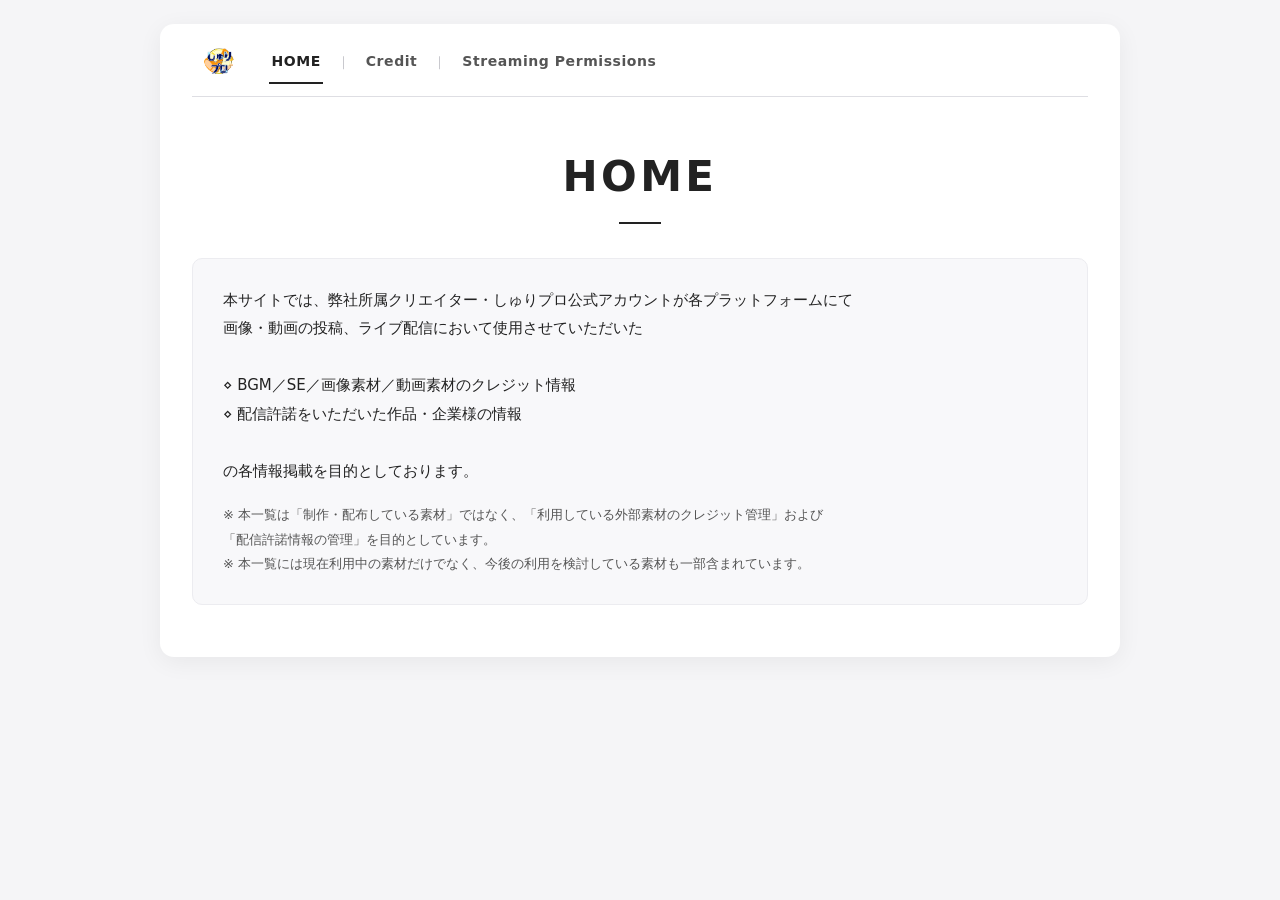
<file: index.html>
<!DOCTYPE html>
<html lang="ja">

<head>
  <meta charset="UTF-8">

  <meta
    name="viewport"
    content="width=device-width, initial-scale=1.0"
  >

  <title>HOME｜しゅりプロ</title>

  <meta
    name="description"
    content="しゅりプロが利用している素材のクレジット情報や、配信許諾をいただいた作品・企業を掲載しています。"
  >

  <link
    rel="stylesheet"
    href="./style.css"
  >
</head>

<body>

  <div class="page">

    <!-- ヘッダー -->
    <header class="site-header">

      <!-- 事務所ロゴ -->
      <a
        href="./index.html"
        class="logo-link"
        aria-label="HOMEへ戻る"
      >
        <img
          src="./images/shuripro_logo.png"
          alt="しゅりプロ"
          class="site-logo"
        >
      </a>

      <!-- ナビゲーション -->
      <nav
        class="global-nav"
        aria-label="メインメニュー"
      >
        <a
          href="./index.html"
          class="nav-link active"
        >
          HOME
        </a>

        <span class="nav-separator">｜</span>

        <a
          href="./credit.html"
          class="nav-link"
        >
          Credit
        </a>

        <span class="nav-separator">｜</span>

        <a
          href="./permissions.html"
          class="nav-link"
        >
          Streaming Permissions
        </a>
      </nav>

    </header>

    <!-- メインコンテンツ -->
    <main class="main-content fade-in">

      <h1 class="page-title">
        HOME
      </h1>

      <div class="intro-box">

        <p class="lead">
          本サイトでは、弊社所属クリエイター・しゅりプロ公式アカウントが各プラットフォームにて<br>
          画像・動画の投稿、ライブ配信において使用させていただいた<br>
          <br>
          ⋄ BGM／SE／画像素材／動画素材のクレジット情報<br>
          ⋄ 配信許諾をいただいた作品・企業様の情報<br>
          <br>
          の各情報掲載を目的としております。
        </p>

        <p class="note">
          ※ 本一覧は「制作・配布している素材」ではなく、「利用している外部素材のクレジット管理」および<br>
          「配信許諾情報の管理」を目的としています。<br>
          ※ 本一覧には現在利用中の素材だけでなく、今後の利用を検討している素材も一部含まれています。
        </p>

      </div>

    </main>

  </div>

</body>

</html>
</file>
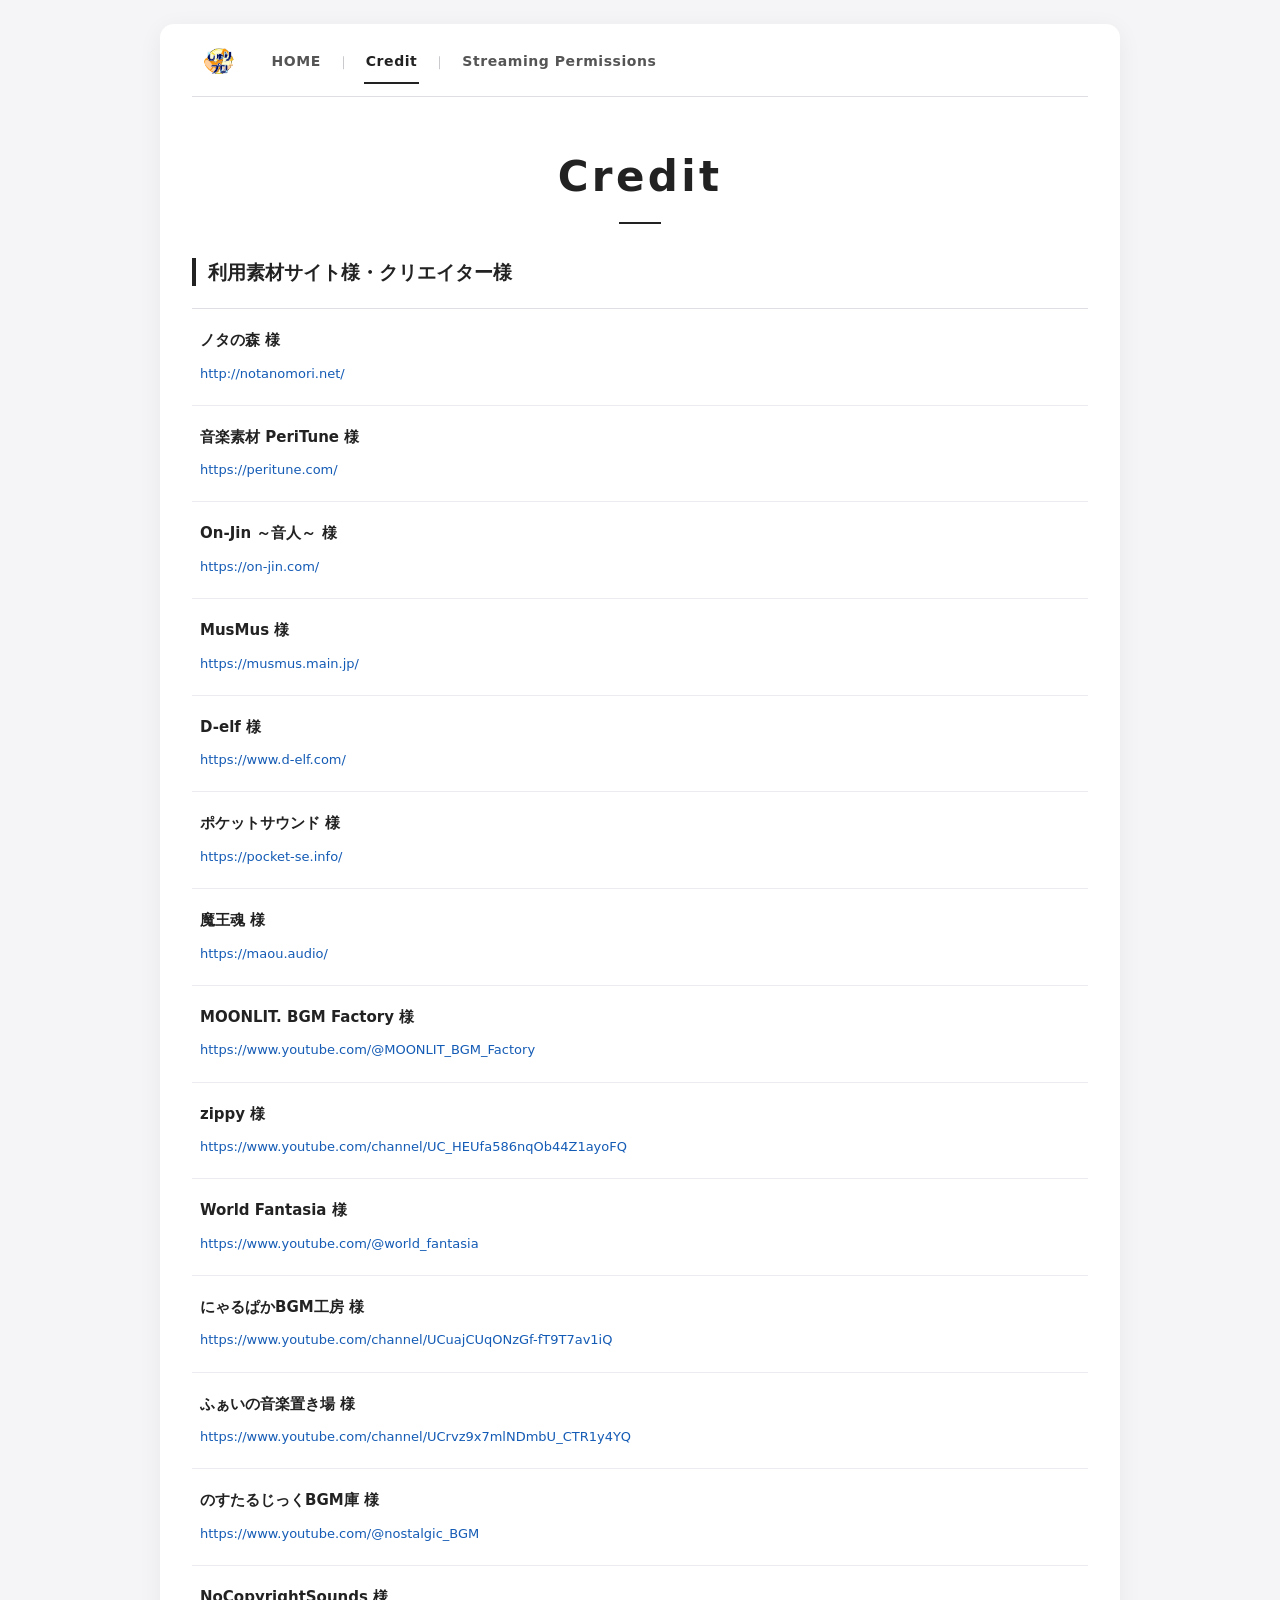
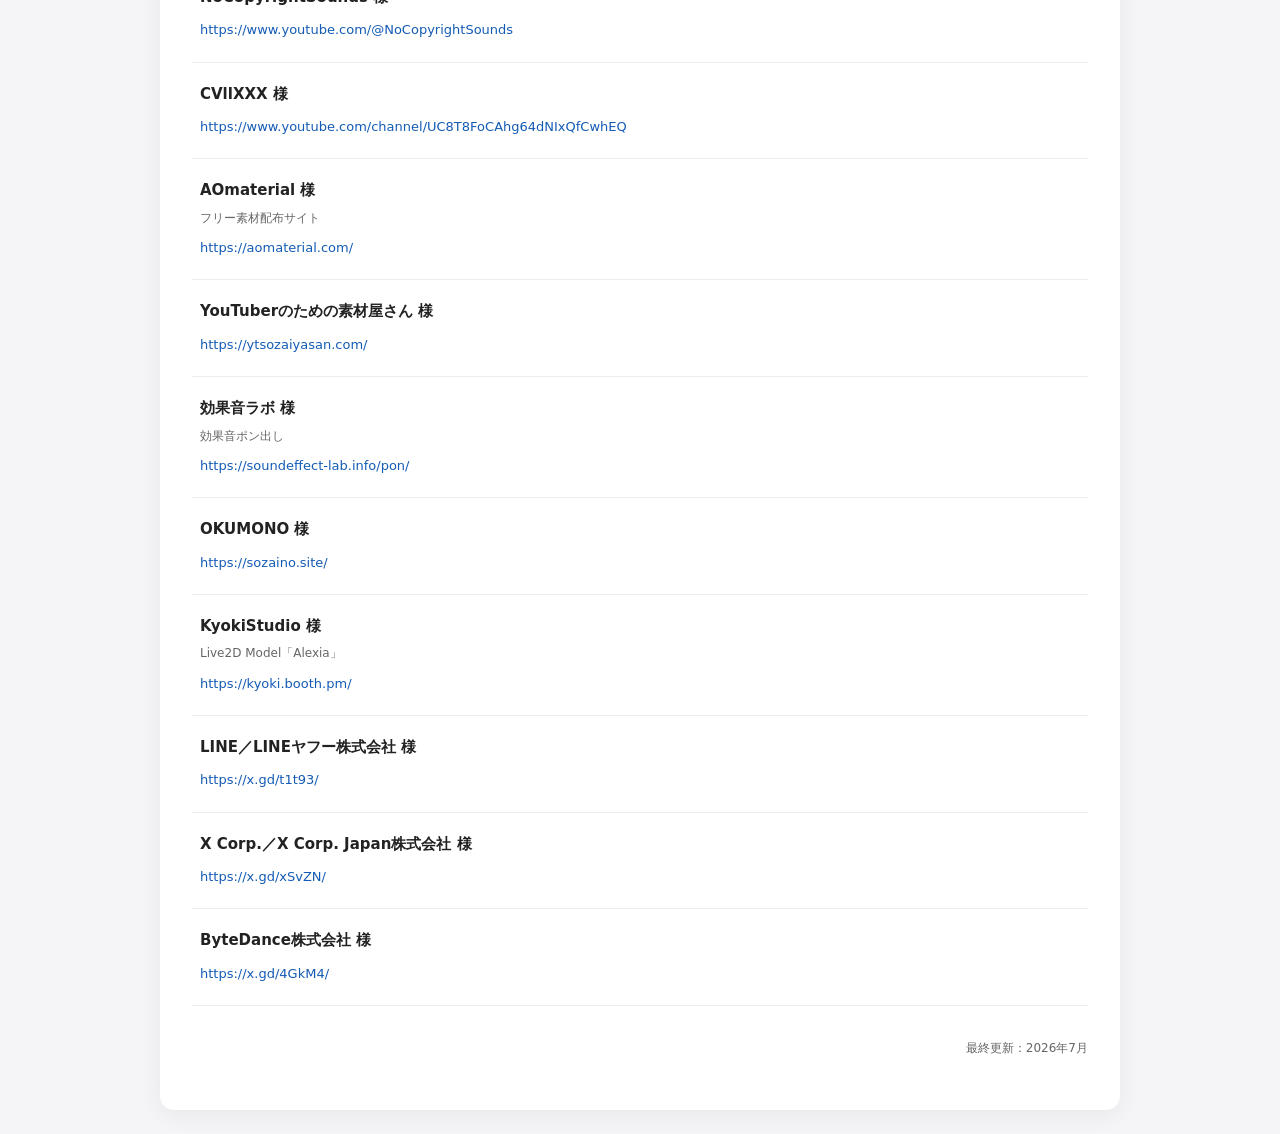
<file: credit.html>
<!DOCTYPE html>
<html lang="ja">

<head>
  <meta charset="UTF-8">

  <meta
    name="viewport"
    content="width=device-width, initial-scale=1.0"
  >

  <title>Credit｜しゅりプロ</title>

  <meta
    name="description"
    content="しゅりプロが利用しているBGM、効果音、画像、動画素材等のクレジット一覧です。"
  >

  <link
    rel="stylesheet"
    href="./style.css"
  >
</head>

<body>

  <div class="page">

    <!-- ヘッダー -->
    <header class="site-header">

      <!-- 事務所ロゴ -->
      <a
        href="./index.html"
        class="logo-link"
        aria-label="HOMEへ戻る"
      >
        <img
          src="./images/shuripro_logo.png"
          alt="しゅりプロ"
          class="site-logo"
        >
      </a>

      <!-- ナビゲーション -->
      <nav
        class="global-nav"
        aria-label="メインメニュー"
      >
        <a
          href="./index.html"
          class="nav-link"
        >
          HOME
        </a>

        <span class="nav-separator">｜</span>

        <a
          href="./credit.html"
          class="nav-link active"
        >
          Credit
        </a>

        <span class="nav-separator">｜</span>

        <a
          href="./permissions.html"
          class="nav-link"
        >
          Streaming Permissions
        </a>
      </nav>

    </header>

    <!-- メインコンテンツ -->
    <main class="main-content fade-in">

      <h1 class="page-title">Credit</h1>

      <section class="content-section">

        <h2 class="section-title">
          利用素材サイト様・クリエイター様
        </h2>

        <div class="credit-list">

          <article class="credit-item">
            <h3>ノタの森 様</h3>

            <a
              href="http://notanomori.net/"
              target="_blank"
              rel="noopener noreferrer"
            >
              http://notanomori.net/
            </a>
          </article>

          <article class="credit-item">
            <h3>音楽素材 PeriTune 様</h3>

            <a
              href="https://peritune.com/"
              target="_blank"
              rel="noopener noreferrer"
            >
              https://peritune.com/
            </a>
          </article>

          <article class="credit-item">
            <h3>On-Jin ～音人～ 様</h3>

            <a
              href="https://on-jin.com/"
              target="_blank"
              rel="noopener noreferrer"
            >
              https://on-jin.com/
            </a>
          </article>

          <article class="credit-item">
            <h3>MusMus 様</h3>

            <a
              href="https://musmus.main.jp/"
              target="_blank"
              rel="noopener noreferrer"
            >
              https://musmus.main.jp/
            </a>
          </article>

          <article class="credit-item">
            <h3>D-elf 様</h3>

            <a
              href="https://www.d-elf.com/"
              target="_blank"
              rel="noopener noreferrer"
            >
              https://www.d-elf.com/
            </a>
          </article>

          <article class="credit-item">
            <h3>ポケットサウンド 様</h3>

            <a
              href="https://pocket-se.info/"
              target="_blank"
              rel="noopener noreferrer"
            >
              https://pocket-se.info/
            </a>
          </article>

          <article class="credit-item">
            <h3>魔王魂 様</h3>

            <a
              href="https://maou.audio/"
              target="_blank"
              rel="noopener noreferrer"
            >
              https://maou.audio/
            </a>
          </article>

          <article class="credit-item">
            <h3>MOONLIT. BGM Factory 様</h3>

            <a
              href="https://www.youtube.com/@MOONLIT_BGM_Factory"
              target="_blank"
              rel="noopener noreferrer"
            >
              https://www.youtube.com/@MOONLIT_BGM_Factory
            </a>
          </article>

          <article class="credit-item">
            <h3>zippy 様</h3>

            <a
              href="https://www.youtube.com/channel/UC_HEUfa586nqOb44Z1ayoFQ"
              target="_blank"
              rel="noopener noreferrer"
            >
              https://www.youtube.com/channel/UC_HEUfa586nqOb44Z1ayoFQ
            </a>
          </article>

          <article class="credit-item">
            <h3>World Fantasia 様</h3>

            <a
              href="https://www.youtube.com/@world_fantasia"
              target="_blank"
              rel="noopener noreferrer"
            >
              https://www.youtube.com/@world_fantasia
            </a>
          </article>

          <article class="credit-item">
            <h3>にゃるぱかBGM工房 様</h3>

            <a
              href="https://www.youtube.com/channel/UCuajCUqONzGf-fT9T7av1iQ"
              target="_blank"
              rel="noopener noreferrer"
            >
              https://www.youtube.com/channel/UCuajCUqONzGf-fT9T7av1iQ
            </a>
          </article>

          <article class="credit-item">
            <h3>ふぁいの音楽置き場 様</h3>

            <a
              href="https://www.youtube.com/channel/UCrvz9x7mlNDmbU_CTR1y4YQ"
              target="_blank"
              rel="noopener noreferrer"
            >
              https://www.youtube.com/channel/UCrvz9x7mlNDmbU_CTR1y4YQ
            </a>
          </article>

          <article class="credit-item">
            <h3>のすたるじっくBGM庫 様</h3>

            <a
              href="https://www.youtube.com/@nostalgic_BGM"
              target="_blank"
              rel="noopener noreferrer"
            >
              https://www.youtube.com/@nostalgic_BGM
            </a>
          </article>

          <article class="credit-item">
            <h3>NoCopyrightSounds 様</h3>

            <a
              href="https://www.youtube.com/@NoCopyrightSounds"
              target="_blank"
              rel="noopener noreferrer"
            >
              https://www.youtube.com/@NoCopyrightSounds
            </a>
          </article>

          <article class="credit-item">
            <h3>CVllXXX 様</h3>

            <a
              href="https://www.youtube.com/channel/UC8T8FoCAhg64dNIxQfCwhEQ"
              target="_blank"
              rel="noopener noreferrer"
            >
              https://www.youtube.com/channel/UC8T8FoCAhg64dNIxQfCwhEQ
            </a>
          </article>

          <article class="credit-item">
            <h3>AOmaterial 様</h3>

            <p class="item-description">
              フリー素材配布サイト
            </p>

            <a
              href="https://aomaterial.com/"
              target="_blank"
              rel="noopener noreferrer"
            >
              https://aomaterial.com/
            </a>
          </article>

          <article class="credit-item">
            <h3>YouTuberのための素材屋さん 様</h3>

            <a
              href="https://ytsozaiyasan.com/"
              target="_blank"
              rel="noopener noreferrer"
            >
              https://ytsozaiyasan.com/
            </a>
          </article>

          <article class="credit-item">
            <h3>効果音ラボ 様</h3>

            <p class="item-description">
              効果音ポン出し
            </p>

            <a
              href="https://soundeffect-lab.info/pon/"
              target="_blank"
              rel="noopener noreferrer"
            >
              https://soundeffect-lab.info/pon/
            </a>
          </article>

          <article class="credit-item">
            <h3>OKUMONO 様</h3>

            <a
              href="https://sozaino.site/"
              target="_blank"
              rel="noopener noreferrer"
            >
              https://sozaino.site/
            </a>
          </article>

          <article class="credit-item">
            <h3>KyokiStudio 様</h3>

            <p class="item-description">
              Live2D Model「Alexia」
            </p>

            <a
              href="https://kyoki.booth.pm/"
              target="_blank"
              rel="noopener noreferrer"
            >
              https://kyoki.booth.pm/
            </a>
          </article>

          <article class="credit-item">
            <h3>LINE／LINEヤフー株式会社 様</h3>

            <a
              href="https://x.gd/t1t93/"
              target="_blank"
              rel="noopener noreferrer"
            >
              https://x.gd/t1t93/
            </a>
          </article>

          <article class="credit-item">
            <h3>X Corp.／X Corp. Japan株式会社 様</h3>

            <a
              href="https://x.gd/xSvZN/"
              target="_blank"
              rel="noopener noreferrer"
            >
              https://x.gd/xSvZN/
            </a>
          </article>

          <article class="credit-item">
            <h3>ByteDance株式会社 様</h3>

            <a
              href="https://x.gd/4GkM4/"
              target="_blank"
              rel="noopener noreferrer"
            >
              https://x.gd/4GkM4/
            </a>
          </article>

        </div>

      </section>

      <p class="updated">
        最終更新：2026年7月
      </p>

    </main>

  </div>

</body>

</html>
</file>
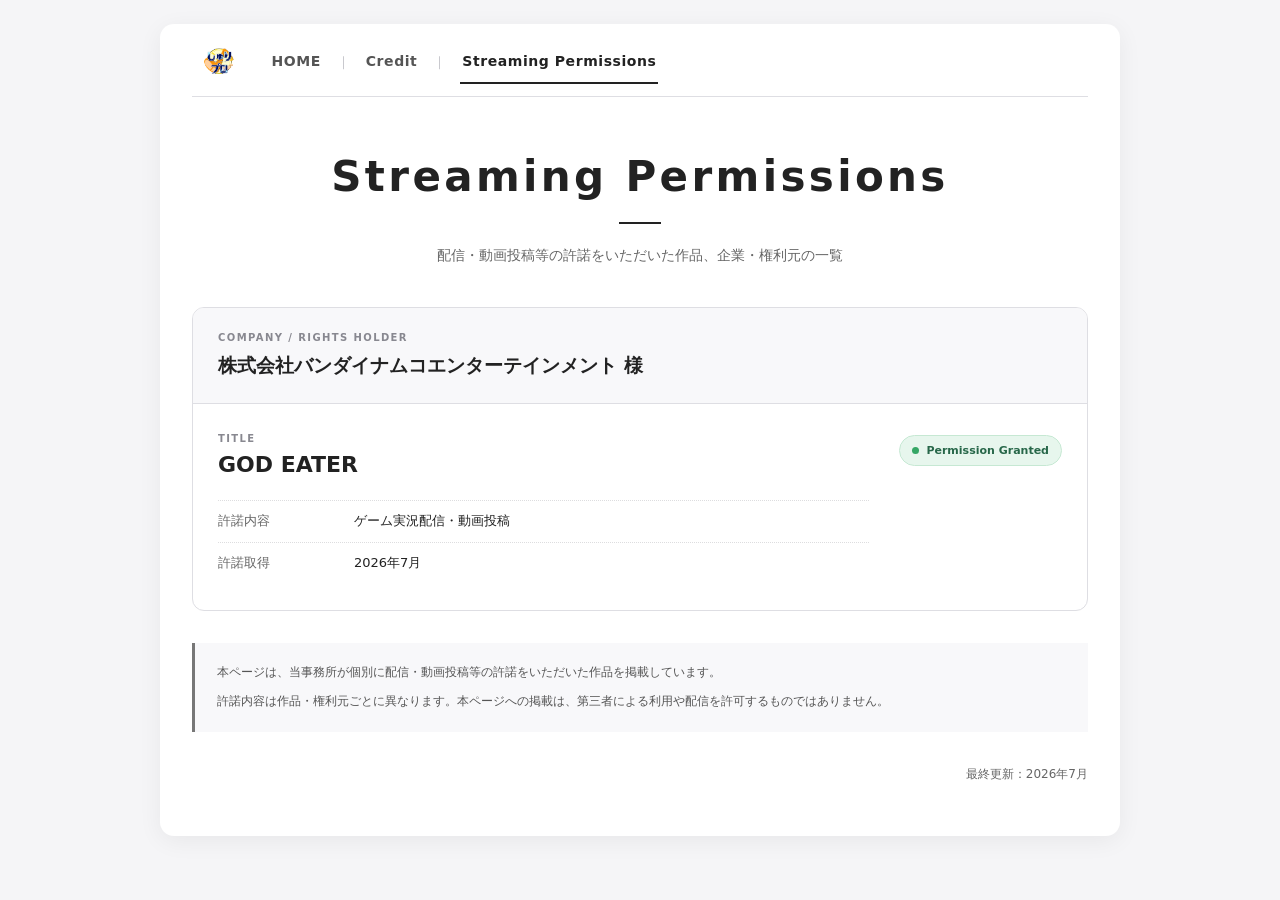
<file: permissions.html>
<!DOCTYPE html>
<html lang="ja">

<head>
  <meta charset="UTF-8">

  <meta
    name="viewport"
    content="width=device-width, initial-scale=1.0"
  >

  <title>Streaming Permissions｜しゅりプロ</title>

  <meta
    name="description"
    content="しゅりプロが配信や動画投稿の許諾をいただいた作品、企業、権利元の一覧です。"
  >

  <link
    rel="stylesheet"
    href="./style.css"
  >
</head>

<body>

  <div class="page">

    <!-- ヘッダー -->
    <header class="site-header">

      <a
        href="./index.html"
        class="logo-link"
        aria-label="HOMEへ戻る"
      >
        <img
          src="./images/shuripro_logo.png"
          alt="しゅりプロ"
          class="site-logo"
        >
      </a>

      <nav
        class="global-nav"
        aria-label="メインメニュー"
      >
        <a
          href="./index.html"
          class="nav-link"
        >
          HOME
        </a>

        <span class="nav-separator">｜</span>

        <a
          href="./credit.html"
          class="nav-link"
        >
          Credit
        </a>

        <span class="nav-separator">｜</span>

        <a
          href="./permissions.html"
          class="nav-link active"
        >
          Streaming Permissions
        </a>
      </nav>

    </header>

    <!-- メインコンテンツ -->
    <main class="main-content fade-in">

      <h1 class="page-title">
        Streaming Permissions
      </h1>

      <p class="page-subtitle">
        配信・動画投稿等の許諾をいただいた作品、企業・権利元の一覧
      </p>

      <section class="permission-list">

        <!-- 株式会社バンダイナムコエンターテインメント -->
        <article class="permission-company">

          <div class="company-heading">

            <p class="company-label">
              COMPANY / RIGHTS HOLDER
            </p>

            <h2 class="company-name">
              株式会社バンダイナムコエンターテインメント 様
            </h2>

          </div>

          <div class="permission-works">

            <!-- GOD EATER -->
            <div class="permission-work">

              <div class="permission-information">

                <p class="work-label">
                  TITLE
                </p>

                <h3 class="work-title">
                  GOD EATER
                </h3>

                <dl class="permission-details">

                  <div class="detail-row">
                    <dt>許諾内容</dt>

                    <dd>
                      ゲーム実況配信・動画投稿
                    </dd>
                  </div>

                  <div class="detail-row">
                    <dt>許諾取得</dt>

                    <dd>
                      2026年7月
                    </dd>
                  </div>

                </dl>

              </div>

              <div class="permission-status">

                <span class="status-badge">
                  Permission Granted
                </span>

              </div>

            </div>

          </div>

        </article>

      </section>

      <div class="permission-notice">

        <p>
          本ページは、当事務所が個別に配信・動画投稿等の許諾をいただいた作品を掲載しています。
        </p>

        <p>
          許諾内容は作品・権利元ごとに異なります。本ページへの掲載は、第三者による利用や配信を許可するものではありません。
        </p>

      </div>

      <p class="updated">
        最終更新：2026年7月
      </p>

    </main>

  </div>

</body>

</html>
</file>
<file: style.css>
/* =========================
   基本設定
========================= */

:root {
  --background-color: #f5f5f7;
  --page-color: #ffffff;
  --text-color: #222222;
  --sub-text-color: #666666;
  --border-color: #dedee3;
  --light-border-color: #ececf0;
  --link-color: #145bb5;
  --accent-color: #222222;
  --soft-background: #f8f8fa;
  --success-color: #276749;
  --success-background: #e7f6ed;
}

*,
*::before,
*::after {
  box-sizing: border-box;
}

html {
  scroll-behavior: smooth;
}

body {
  margin: 0;
  padding: 24px 12px;
  color: var(--text-color);
  background: var(--background-color);
  font-family:
    -apple-system,
    BlinkMacSystemFont,
    "Noto Sans JP",
    "Yu Gothic",
    "YuGothic",
    "Hiragino Kaku Gothic ProN",
    system-ui,
    sans-serif;
  line-height: 1.7;
}

a {
  color: inherit;
}

img {
  max-width: 100%;
  height: auto;
}


/* =========================
   ページ全体
========================= */

.page {
  width: 100%;
  max-width: 960px;
  margin: 0 auto;
  padding: 0 32px 36px;
  background: var(--page-color);
  border-radius: 14px;
  box-shadow: 0 5px 24px rgba(0, 0, 0, 0.06);
}


/* =========================
   ヘッダー
========================= */

.site-header {
  display: flex;
  align-items: center;
  gap: 22px;
  width: 100%;
  padding: 20px 0 16px;
  border-bottom: 1px solid var(--border-color);
}


/* =========================
   ロゴ
========================= */

.logo-link {
  display: inline-flex;
  flex-shrink: 0;
  align-items: center;
  line-height: 0;
  text-decoration: none;
}

.site-logo {
  display: block;
  width: auto;
  max-width: none;
  height: 36px;
  margin: 0;
  object-fit: contain;
}


/* =========================
   ナビゲーション
========================= */

.global-nav {
  display: flex;
  align-items: center;
  justify-content: flex-start;
  gap: 14px;
  width: auto;
  padding: 0;
  white-space: nowrap;
}

.nav-link {
  position: relative;
  display: inline-block;
  flex-shrink: 0;
  padding: 4px 2px;
  color: #555555;
  font-size: 14px;
  font-weight: 600;
  letter-spacing: 0.04em;
  text-decoration: none;
  transition:
    color 0.25s ease,
    transform 0.25s ease;
}

.nav-link::after {
  content: "";
  position: absolute;
  right: 0;
  bottom: -6px;
  left: 0;
  width: 0;
  height: 2px;
  margin: auto;
  background: var(--accent-color);
  transition: width 0.25s ease;
}

.nav-link:hover {
  color: var(--text-color);
  transform: translateY(-1px);
}

.nav-link:hover::after,
.nav-link.active::after {
  width: 100%;
}

.nav-link.active {
  color: var(--text-color);
}

.nav-separator {
  flex-shrink: 0;
  color: #bbbbc1;
  font-size: 13px;
}


/* =========================
   メインコンテンツ
========================= */

.main-content {
  padding: 54px 0 16px;
}

.page-title {
  margin: 0 0 34px;
  font-size: clamp(28px, 5vw, 42px);
  font-weight: 700;
  line-height: 1.25;
  letter-spacing: 0.08em;
  text-align: center;
  overflow-wrap: anywhere;
}

.page-title::after {
  content: "";
  display: block;
  width: 42px;
  height: 2px;
  margin: 18px auto 0;
  background: var(--accent-color);
}

.page-subtitle {
  max-width: 720px;
  margin: -14px auto 40px;
  color: var(--sub-text-color);
  font-size: 14px;
  text-align: center;
}

.content-section {
  margin-top: 12px;
}

.section-title {
  margin: 0 0 22px;
  padding-left: 12px;
  border-left: 4px solid var(--accent-color);
  font-size: 19px;
  line-height: 1.5;
}


/* =========================
   HOME
========================= */

.intro-box {
  padding: 27px 30px;
  background: var(--soft-background);
  border: 1px solid var(--light-border-color);
  border-radius: 10px;
}

.lead {
  margin: 0 0 18px;
  font-size: 15px;
  line-height: 1.9;
}

.note {
  margin: 0;
  color: #555555;
  font-size: 13px;
  line-height: 1.9;
}

.home-menu {
  display: grid;
  grid-template-columns: repeat(2, minmax(0, 1fr));
  gap: 18px;
  margin-top: 30px;
}

.menu-card {
  position: relative;
  display: flex;
  flex-direction: column;
  min-height: 150px;
  padding: 25px 54px 25px 25px;
  overflow: hidden;
  color: var(--text-color);
  border: 1px solid var(--border-color);
  border-radius: 10px;
  text-decoration: none;
  transition:
    transform 0.3s ease,
    box-shadow 0.3s ease,
    border-color 0.3s ease;
}

.menu-card:hover {
  transform: translateY(-4px);
  border-color: #bdbdc5;
  box-shadow: 0 10px 26px rgba(0, 0, 0, 0.08);
}

.menu-card-en {
  margin-bottom: 12px;
  font-size: 18px;
  font-weight: 700;
  letter-spacing: 0.05em;
}

.menu-card-ja {
  color: var(--sub-text-color);
  font-size: 13px;
}

.menu-card-arrow {
  position: absolute;
  right: 23px;
  bottom: 21px;
  font-size: 25px;
  line-height: 1;
  transition: transform 0.3s ease;
}

.menu-card:hover .menu-card-arrow {
  transform: translateX(5px);
}


/* =========================
   Credit
========================= */

.credit-list {
  border-top: 1px solid var(--border-color);
}

.credit-item {
  margin: 0;
  padding: 19px 8px;
  border-bottom: 1px solid var(--light-border-color);
  transition:
    background-color 0.25s ease,
    padding-left 0.25s ease;
}

.credit-item:hover {
  padding-left: 14px;
  background: #fafafd;
}

.credit-item h3 {
  margin: 0 0 5px;
  font-size: 15px;
  font-weight: 600;
}

.credit-item a {
  display: inline-block;
  max-width: 100%;
  color: var(--link-color);
  font-size: 13px;
  text-decoration: none;
  overflow-wrap: anywhere;
  word-break: break-word;
}

.credit-item a:hover {
  text-decoration: underline;
}

.item-description {
  margin: -1px 0 5px;
  color: var(--sub-text-color);
  font-size: 12px;
}


/* =========================
   Streaming Permissions
========================= */

.permission-list {
  display: flex;
  flex-direction: column;
  gap: 30px;
  width: 100%;
}

.permission-company {
  width: 100%;
  overflow: hidden;
  background: #ffffff;
  border: 1px solid var(--border-color);
  border-radius: 12px;
  transition:
    transform 0.3s ease,
    box-shadow 0.3s ease;
}

.permission-company:hover {
  transform: translateY(-3px);
  box-shadow: 0 10px 26px rgba(0, 0, 0, 0.07);
}

.company-heading {
  width: 100%;
  padding: 22px 25px;
  background: var(--soft-background);
  border-bottom: 1px solid var(--border-color);
}

.company-label {
  margin: 0 0 5px;
  color: #888890;
  font-size: 10px;
  font-weight: 700;
  line-height: 1.5;
  letter-spacing: 0.14em;
}

.company-name {
  margin: 0;
  font-size: 19px;
  font-weight: 700;
  line-height: 1.6;
  overflow-wrap: anywhere;
}

.permission-works {
  width: 100%;
  padding: 0 25px;
}

.permission-work {
  display: flex;
  align-items: flex-start;
  justify-content: space-between;
  gap: 30px;
  width: 100%;
  padding: 27px 0;
  border-bottom: 1px solid var(--light-border-color);
}

.permission-work:last-child {
  border-bottom: none;
}

.permission-information {
  flex: 1;
  min-width: 0;
}

.work-label {
  margin: 0 0 4px;
  color: #888890;
  font-size: 10px;
  font-weight: 700;
  line-height: 1.5;
  letter-spacing: 0.14em;
}

.work-title {
  margin: 0 0 20px;
  font-size: 22px;
  font-weight: 700;
  line-height: 1.4;
  overflow-wrap: anywhere;
}

.permission-details {
  display: block;
  width: 100%;
  margin: 0;
}

.detail-row {
  display: grid;
  grid-template-columns: 120px minmax(0, 1fr);
  gap: 16px;
  width: 100%;
  padding: 9px 0;
  border-top: 1px dotted #dddddf;
}

.detail-row dt {
  margin: 0;
  color: var(--sub-text-color);
  font-size: 13px;
  font-weight: 500;
}

.detail-row dd {
  min-width: 0;
  margin: 0;
  font-size: 13px;
  overflow-wrap: anywhere;
}

.permission-status {
  flex-shrink: 0;
  padding-top: 4px;
}

.status-badge {
  display: inline-flex;
  align-items: center;
  gap: 7px;
  padding: 7px 12px;
  color: var(--success-color);
  background: var(--success-background);
  border: 1px solid #c6e8d3;
  border-radius: 999px;
  font-size: 11px;
  font-weight: 700;
  line-height: 1.4;
  white-space: nowrap;
}

.status-badge::before {
  content: "";
  display: block;
  flex-shrink: 0;
  width: 7px;
  height: 7px;
  background: #35a765;
  border-radius: 50%;
  animation: statusGlow 2.2s ease-in-out infinite;
}

.permission-notice {
  width: 100%;
  margin-top: 32px;
  padding: 19px 22px;
  color: #555555;
  background: var(--soft-background);
  border-left: 3px solid #777777;
  font-size: 12px;
  line-height: 1.8;
}

.permission-notice p {
  margin: 0;
}

.permission-notice p + p {
  margin-top: 8px;
}


/* =========================
   更新日
========================= */

.updated {
  margin: 32px 0 0;
  color: var(--sub-text-color);
  font-size: 12px;
  text-align: right;
}


/* =========================
   アニメーション
========================= */

.fade-in {
  animation: fadeIn 0.7s ease both;
}

@keyframes fadeIn {
  from {
    opacity: 0;
    transform: translateY(8px);
  }

  to {
    opacity: 1;
    transform: translateY(0);
  }
}

@keyframes statusGlow {
  0%,
  100% {
    box-shadow: 0 0 0 0 rgba(53, 167, 101, 0.2);
  }

  50% {
    box-shadow: 0 0 0 5px rgba(53, 167, 101, 0);
  }
}


/* =========================
   タブレット・スマートフォン
========================= */

@media (max-width: 760px) {
  body {
    padding: 0;
    background: #ffffff;
  }

  .page {
    max-width: none;
    min-height: 100vh;
    padding: 0 17px 30px;
    border-radius: 0;
    box-shadow: none;
  }

  .site-header {
    flex-direction: column;
    align-items: flex-start;
    gap: 8px;
    padding: 18px 0 14px;
  }

  .site-logo {
    width: auto;
    height: 38px;
  }

  .global-nav {
    width: 100%;
    gap: 8px;
    padding: 10px 0 5px;
    overflow-x: auto;
    white-space: nowrap;
    scrollbar-width: none;
  }

  .global-nav::-webkit-scrollbar {
    display: none;
  }

  .nav-link {
    font-size: 12px;
  }

  .nav-separator {
    font-size: 11px;
  }

  .main-content {
    padding-top: 42px;
  }

  .page-title {
    margin-bottom: 29px;
    font-size: 29px;
  }

  .page-subtitle {
    margin-top: -10px;
    margin-bottom: 31px;
    font-size: 12px;
  }

  .intro-box {
    padding: 21px 18px;
  }

  .lead {
    font-size: 14px;
  }

  .lead br {
    display: none;
  }

  .note {
    font-size: 12px;
  }

  .home-menu {
    grid-template-columns: 1fr;
  }

  .menu-card {
    min-height: 135px;
  }

  .section-title {
    font-size: 17px;
  }

  .credit-item {
    padding-right: 3px;
    padding-left: 3px;
  }

  .credit-item:hover {
    padding-left: 7px;
  }

  .permission-list {
    gap: 22px;
  }

  .company-heading {
    padding: 19px 18px;
  }

  .company-name {
    font-size: 16px;
  }

  .permission-works {
    padding: 0 18px;
  }

  .permission-work {
    flex-direction: column;
    gap: 18px;
    padding: 23px 0;
  }

  .work-title {
    margin-bottom: 17px;
    font-size: 19px;
  }

  .detail-row {
    grid-template-columns: 1fr;
    gap: 2px;
    padding: 9px 0;
  }

  .permission-status {
    padding-top: 0;
  }

  .permission-notice {
    margin-top: 25px;
    padding: 17px 18px;
  }

  .updated {
    text-align: left;
  }
}


/* =========================
   小さいスマートフォン
========================= */

@media (max-width: 420px) {
  .page {
    padding-right: 14px;
    padding-left: 14px;
  }

  .site-logo {
    width: auto;
    height: 34px;
  }

  .global-nav {
    gap: 6px;
  }

  .nav-link {
    font-size: 11px;
  }

  .nav-separator {
    font-size: 10px;
  }

  .page-title {
    font-size: 23px;
    letter-spacing: 0.03em;
  }

  .intro-box {
    padding: 18px 15px;
  }

  .menu-card {
    padding: 22px 48px 22px 20px;
  }

  .menu-card-en {
    font-size: 16px;
  }
}


/* =========================
   動きを減らす設定への対応
========================= */

@media (prefers-reduced-motion: reduce) {
  html {
    scroll-behavior: auto;
  }

  *,
  *::before,
  *::after {
    animation-duration: 0.01ms !important;
    animation-iteration-count: 1 !important;
    transition-duration: 0.01ms !important;
  }
}
</file>
